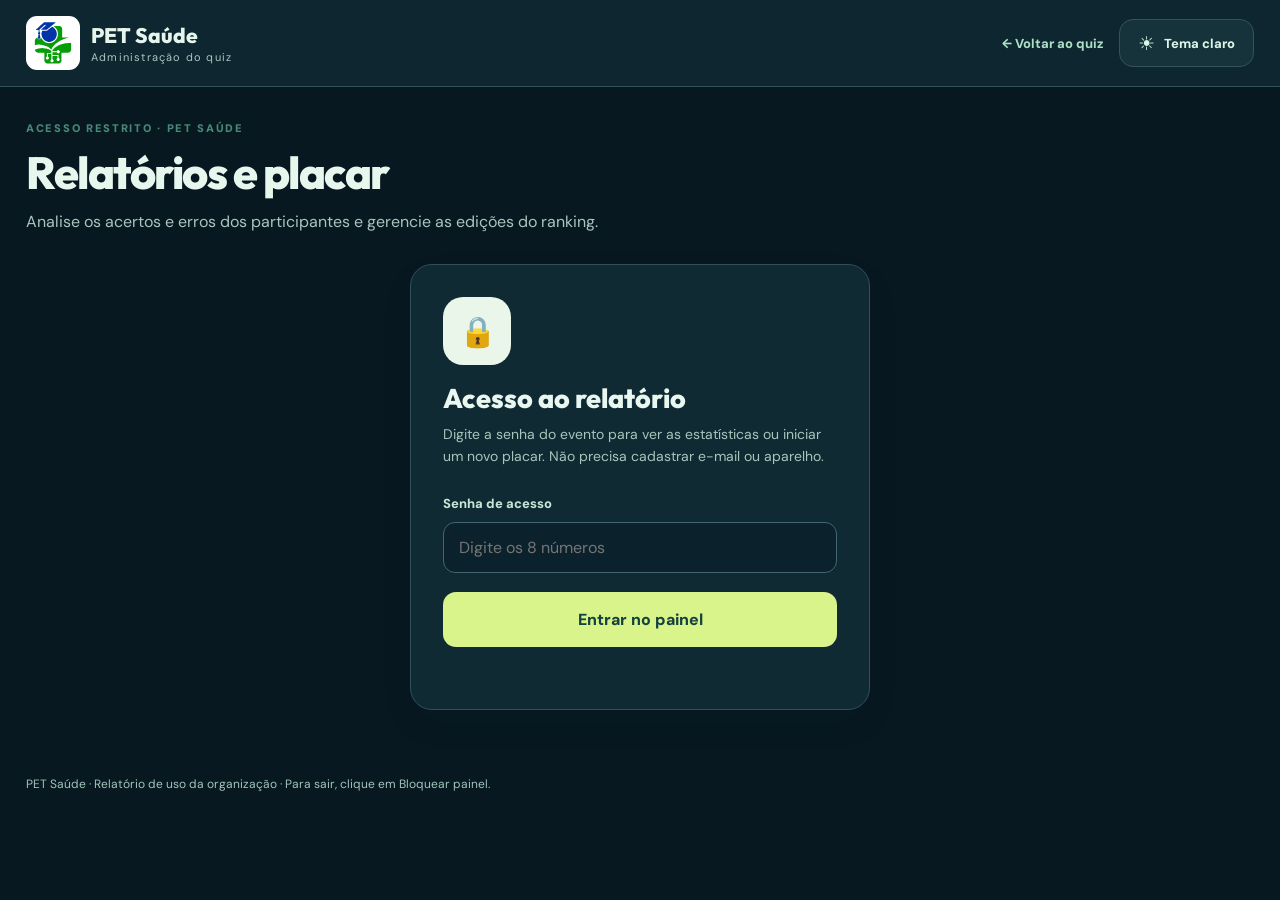
<file: admin.html>
<!doctype html>
<html lang="pt-BR" data-theme="dark">
<head>
  <meta charset="utf-8">
  <meta name="viewport" content="width=device-width, initial-scale=1">
  <meta name="theme-color" content="#091b22">
  <title>Administração e Relatórios | Quiz PET Saúde</title>
  <meta name="description" content="Painel restrito para relatório de erros e gestão do placar do Quiz PET Saúde.">
  <link rel="icon" href="assets/favicon.svg" type="image/svg+xml">
  <link rel="stylesheet" href="styles.css">
  <link rel="stylesheet" href="tablet.css">
  <link rel="stylesheet" href="admin.css">
  <script defer src="theme.js"></script>
  <script type="module" src="admin.js"></script>
</head>
<body class="admin-page">
  <header class="admin-header">
    <div class="admin-container admin-head-inner">
      <a href="./" class="admin-brand" aria-label="Voltar ao Quiz PET Saúde">
        <img src="assets/favicon.svg" alt="">
        <span><strong>PET Saúde</strong><small>Administração do quiz</small></span>
      </a>
      <nav aria-label="Navegação principal" class="admin-nav">
        <a class="admin-back" href="./">← Voltar ao quiz</a>
        <button class="theme-toggle" id="themeToggle" type="button" aria-label="Ativar tema claro">
          <span id="themeToggleIcon" aria-hidden="true">☀</span><span id="themeToggleLabel">Tema claro</span>
        </button>
      </nav>
    </div>
  </header>
  <main class="admin-container">
    <section class="admin-title">
      <div><p class="admin-eyebrow">ACESSO RESTRITO · PET SAÚDE</p><h1>Relatórios e placar</h1>
        <p>Analise os acertos e erros dos participantes e gerencie as edições do ranking.</p>
      </div>
    </section>

    <section id="loginArea" class="admin-login-card" aria-labelledby="loginTitle">
      <div class="admin-login-icon" aria-hidden="true">🔒</div>
      <h2 id="loginTitle">Acesso ao relatório</h2>
      <p>Digite a senha do evento para ver as estatísticas ou iniciar um novo placar. Não precisa cadastrar e-mail ou aparelho.</p>
      <form id="loginForm">
        <label for="adminPassword">Senha de acesso</label>
        <input id="adminPassword" type="password" inputmode="numeric" autocomplete="off" maxlength="8" minlength="8" pattern="[0-9]{8}" required placeholder="Digite os 8 números">
        <button id="loginButton" class="btn btn-primary" type="submit">Entrar no painel</button>
      </form>
      <p class="admin-error" id="loginMessage" role="alert" aria-live="polite"></p>
    </section>

    <section id="adminPanel" hidden>
      <div class="admin-session-bar">
        <p><span class="admin-connected-dot"></span> Painel do evento: <strong id="adminIdentity">—</strong></p>
        <button type="button" id="logoutButton" class="admin-quiet-btn">Bloquear painel</button>
      </div>
      <section class="admin-tools" aria-label="Ferramentas administrativas">
        <div class="admin-tool-heading">
          <div><h2>Desempenho dos participantes</h2><p>Respostas registradas a partir da ativação desta funcionalidade.</p></div>
          <span id="activeSessionLabel" class="admin-session-label">Carregando edição…</span>
        </div>
        <div class="admin-tool-controls">
          <label for="reportScope">Período do relatório
            <select id="reportScope">
              <option value="all">Todas as edições</option>
              <option value="current">Somente edição atual</option>
            </select>
          </label>
          <button id="refreshReport" type="button" class="admin-secondary-btn">↻ Atualizar dados</button>
          <button id="printReport" type="button" class="btn btn-primary" disabled>Gerar relatório em PDF</button>
          <button id="downloadCsv" type="button" class="admin-secondary-btn" disabled>Exportar CSV</button>
        </div>
        <p class="admin-info" id="loadMessage" role="status" aria-live="polite">Entre para visualizar os dados.</p>
      </section>

      <section class="report-paper" id="reportPaper" aria-labelledby="reportTitle">
        <div class="report-head">
          <div class="report-symbol"><img src="assets/logo-pet-vetorial.svg" alt="PET Saúde"></div>
          <div>
            <p class="report-eyebrow">RAÍZES DIGITAIS · LGPD E SUS</p>
            <h2 id="reportTitle">Relatório de desempenho</h2>
            <p id="reportMeta">Aguardando dados</p>
          </div>
        </div>
        <div class="admin-metrics">
          <div><small>PARTIDAS CONCLUÍDAS</small><strong id="metricAttempts">—</strong></div>
          <div><small>RESPOSTAS ANALISADAS</small><strong id="metricResponses">—</strong></div>
          <div><small>TAXA DE ACERTO</small><strong id="metricAccuracy">—</strong></div>
          <div><small>TAXA DE ERRO</small><strong id="metricError">—</strong></div>
          <div><small>IDADE MÉDIA</small><strong id="metricAverageAge">—</strong><small id="metricAgeCoverage">Aguardando dados de idade</small></div>
        </div>
        <div class="theme-metrics">
          <div><span>LGPD · TAXA DE ERRO</span><strong id="themeLgpd">—</strong><div class="metric-bar"><i id="barLgpd"></i></div><small id="detailLgpd">Aguardando respostas</small></div>
          <div><span>SUS · TAXA DE ERRO</span><strong id="themeSus">—</strong><div class="metric-bar"><i id="barSus"></i></div><small id="detailSus">Aguardando respostas</small></div>
        </div>
        <div class="report-section-title">
          <div><h3>Questões com maiores taxas de erro</h3><p>Ordenadas pelo percentual de erro, mostrando também a idade média de quem errou cada questão.</p></div>
        </div>
        <div class="admin-table-wrap">
          <table class="admin-table">
            <thead><tr><th>Questão</th><th>Tema</th><th>Respostas</th><th>Erros</th><th>Acertos</th><th>Taxa de erro</th><th>Idade média de quem errou</th></tr></thead>
            <tbody id="questionRows"><tr><td colspan="7" class="table-empty">Entre para gerar o relatório.</td></tr></tbody>
          </table>
        </div>
        <div class="report-methodology">
          <strong>Como interpretar</strong>
          <p>Taxa de erro = respostas incorretas ÷ respostas recebidas naquela pergunta × 100. Como as perguntas são sorteadas, cada uma pode ter quantidades diferentes de respostas.</p>
          <p>Os dados representam <strong>partidas realizadas no estande</strong>, não uma amostra estatisticamente representativa da população. Uma pessoa pode participar mais de uma vez.</p>
          <p>A idade média considera somente as partidas com idade informada. Os registros antigos sem idade são excluídos desse cálculo; uma pessoa pode jogar mais de uma vez.</p>
          <p>Partidas anteriores à implantação do registro por pergunta não podem ser reconstruídas a partir do ranking antigo. Resultados ainda não sincronizados do tablet não aparecem no relatório online.</p>
        </div>
      </section>

      <section class="reset-card" id="resetSection" aria-labelledby="resetTitle">
        <div class="reset-title"><span aria-hidden="true">↻</span><div><h2 id="resetTitle">Zerar placar</h2>
          <p>Inicia uma nova edição com Top 5 vazio. O histórico e os dados de desempenho continuam preservados para análise.</p></div>
        </div>
        <form id="resetForm">
          <label for="resetPhrase">Para confirmar, digite <strong>ZERAR</strong></label>
          <div class="reset-actions"><input id="resetPhrase" autocomplete="off" spellcheck="false" placeholder="Digite ZERAR" required><button id="resetButton" type="submit" class="reset-button" disabled>Iniciar novo placar</button></div>
          <p id="resetMessage" class="admin-info" role="status" aria-live="polite"></p>
        </form>
      </section>
    </section>
  </main>
  <footer class="admin-footer admin-container">PET Saúde · Relatório de uso da organização · Para sair, clique em Bloquear painel.</footer>
</body>
</html>
</file>
<file: styles.css>
@import url('https://fonts.googleapis.com/css2?family=DM+Sans:wght@400;500;600;700;800&family=Outfit:wght@400;500;600;700;800;900&display=swap');

:root {
  font-family: 'DM Sans', system-ui, -apple-system, BlinkMacSystemFont, 'Segoe UI', sans-serif;
  color: #123942;
  background: #edf3f1;
  font-synthesis: none;
  --ink: #113b42;
  --muted: #718387;
  --teal: #1d6868;
  --lime: #d9f48a;
  --line: #e2e9e8;
  --surface: #ffffff;
  --radius: 24px;
}
* { box-sizing: border-box; }
html { min-height: 100%; scroll-behavior: smooth; }
body { min-width: 320px; min-height: 100vh; margin: 0; position: relative; overflow-x: hidden; }
button, input { font: inherit; }
button { cursor: pointer; }
button:disabled { cursor: not-allowed; }
button:focus-visible, input:focus-visible, a:focus-visible { outline: 3px solid #b4dd60; outline-offset: 4px; }
a { color: inherit; text-decoration: none; }
.container { width: min(1168px, calc(100% - 64px)); margin-inline: auto; }
.ambient { position: fixed; z-index: -1; width: 420px; height: 420px; border-radius: 50%; pointer-events: none; filter: blur(92px); opacity: .34; }
.ambient-one { top: 50px; left: -235px; background: #d1edce; }
.ambient-two { bottom: -230px; right: -140px; background: #d5ebe4; }
.site-header { padding: 29px 0 31px; }
.header-inner, .brand, .header-label, .hero-metrics, .metric, .ranking-header, .ranking-footer, .steps, .quiz-meta, .quiz-player, .quiz-topline, .timer-info, .quiz-bottom, .result-actions { display: flex; align-items: center; }
.header-inner { justify-content: space-between; }
.brand { gap: 13px; }
.brand-icon { width: 48px; height: 48px; border-radius: 15px; background: var(--ink); color: white; display: grid; place-items: center; }
.brand-icon svg { width: 29px; height: 29px; }
.brand-copy { display: grid; line-height: 1.15; gap: 3px; }
.brand-copy strong { font-family: Outfit, sans-serif; font-size: 21px; font-weight: 800; letter-spacing: -.7px; }
.brand-copy small { font-size: 10px; font-weight: 800; letter-spacing: 2.5px; color: #6c7d82; }
.header-label { gap: 8px; padding: 10px 17px; border: 1px solid #dae5e1; border-radius: 100px; font-size: 12px; font-weight: 700; color: #52716d; background: #f8fbf9; }
.live-dot { width: 7px; height: 7px; background: #6ebd78; border-radius: 50%; box-shadow: 0 0 0 4px #e1f4e4; }
.view[hidden], [hidden] { display: none !important; }
.panel { border-radius: var(--radius); box-shadow: 0 20px 65px rgba(20, 57, 58, .045); }
.home-grid { display: grid; grid-template-columns: minmax(0, 1.35fr) minmax(335px, .86fr); align-items: stretch; gap: 22px; }
.hero { min-height: 595px; background: #123d43; color: #fff; padding: 51px 48px 38px; position: relative; overflow: hidden; isolation: isolate; }
.hero:after { content:''; width: 360px; height: 360px; border: 1px solid rgba(208,244,214,.10); border-radius: 50%; position: absolute; right: -260px; top: -100px; z-index: -1; }
.hero-glow { position: absolute; width: 370px; height: 370px; right: -240px; top: 175px; background: #2f8b81; opacity: .3; filter: blur(85px); z-index: -1; }
.hero-main { position: relative; z-index: 2; height: 100%; }
.eyebrow { display: flex; align-items: center; gap: 9px; font-size: 10px; letter-spacing: 2px; font-weight: 800; color: #bbdfd0; }
.eyebrow-line { background: var(--lime); width: 19px; height: 2px; display: inline-block; }
.hero-logo { margin-top: 34px; min-height: 91px; display: flex; align-items: center; }
.hero-logo img { max-width: min(260px, 100%); max-height: 106px; object-fit: contain; object-position: left; }
.illustrated-logo { display: flex; align-items: center; gap: 13px; }
.pet-mark { position: relative; width: 74px; height: 74px; }
.pet-mark i { width: 26px; height: 33px; position: absolute; left: 24px; top: 4px; border-radius: 40% 55% 45% 55%; background: #d9f48a; transform-origin: 13px 33px; }
.pet-mark i:nth-child(2) { transform: rotate(60deg); background: #89d4b5; }
.pet-mark i:nth-child(3) { transform: rotate(120deg); background: #b8e5c0; }
.pet-mark i:nth-child(4) { transform: rotate(180deg); background: #eaf9b5; }
.pet-mark i:nth-child(5) { transform: rotate(240deg); background: #96d6be; }
.pet-mark i:nth-child(6) { transform: rotate(300deg); background: #b7de89; }
.pet-mark span { position: absolute; left: 26px; top: 26px; width: 24px; height: 24px; background: #13434a; border-radius: 50%; display: grid; place-items: center; font-weight: 800; color: #fff; }
.pet-wordmark strong { display: block; font-family: Outfit, sans-serif; font-size: 25px; line-height: 1; font-weight: 800; letter-spacing: -.5px; }
.pet-wordmark strong span { font-weight: 500; color: #c7eea4; margin-left: 5px; }
.pet-wordmark small { display: block; margin-top: 7px; font-size: 10px; font-weight: 800; letter-spacing: 4px; opacity: .76; }
.hero h1, .stage-card h1, .question-title, .result-card h1 { font-family: Outfit, sans-serif; }
.hero h1 { margin: 24px 0 16px; font-size: clamp(39px, 4.4vw, 62px); line-height: 1.06; font-weight: 800; letter-spacing: -2.3px; }
.hero h1>span:first-child { color: var(--lime); }
.title-period { color: var(--lime); }
.hero-description { font-size: 14px; line-height: 1.8; max-width: 490px; margin: 0; color: #d0dfe0; }
.hero-metrics { margin-top: 29px; margin-bottom: 27px; gap: 15px; }
.metric { gap: 11px; min-width: 0; }
.metric-symbol { width: 37px; height: 37px; border: 1px solid #41646a; border-radius: 11px; display: grid; place-items: center; color: #d8f69c; font-size: 21px; flex-shrink: 0; }
.metric strong { display: block; font-size: 18px; font-family: Outfit, sans-serif; font-weight: 800; line-height: 1.2; }
.metric small { display: block; font-size: 10px; color: #a5c1c1; white-space: nowrap; }
.metric-divider { height: 31px; width: 1px; background: #396168; }
.btn { border: 0; min-height: 49px; padding: 12px 20px; font-weight: 800; border-radius: 13px; display: inline-flex; align-items: center; justify-content: center; gap: 14px; transition: transform .15s ease, background-color .15s ease, box-shadow .15s ease; }
.btn:hover:not(:disabled) { transform: translateY(-2px); }
.btn-primary { color: #16413e; background: var(--lime); }
.btn-primary:hover:not(:disabled) { background: #e6ffab; box-shadow: 0 10px 25px rgba(212,248,134,.17); }
.btn-large { width: min(315px, 100%); justify-content: space-between; padding-inline: 25px; min-height: 55px; font-size: 14px; }
.btn-large span, .btn-wide span { font-size: 22px; line-height: 1; }
.demo-notice { display: flex; align-items: baseline; gap: 6px; margin: 15px 0 0; font-size: 11px; color: #abc6c7; line-height: 1.6; }
.hero-pattern { position: absolute; width: 270px; height: 250px; right: -15px; top: 100px; opacity: .21; pointer-events: none; }
.pattern-ring { position: absolute; right: -75px; top: 0; width: 238px; height: 238px; border: 1.5px dashed #cbf0b8; border-radius: 50%; }
.pattern-cross { font-size: 130px; position: absolute; top: -50px; right: -22px; font-weight: 200; }
.pattern-spark { font-size: 55px; position: absolute; top: 102px; right: 140px; }
.ranking { background: var(--surface); padding: 33px 30px 25px; display: flex; flex-direction: column; border: 1px solid #e6edeb; }
.ranking-header { gap: 13px; }
.ranking-header-icon { width: 51px; height: 51px; border-radius: 15px; background: #f4f8de; display: grid; place-items: center; font-size: 24px; }
.overline { font-size: 10px; color: #7b9091; font-weight: 800; letter-spacing: 1.35px; }
.ranking h2 { font-family: Outfit, sans-serif; font-size: 25px; letter-spacing: -.6px; margin: 3px 0 0; color: #193f46; }
.rank-description { font-size: 12px; color: #819294; margin: 14px 0 24px; line-height: 1.6; }
.leaderboard-list { display: flex; flex-direction: column; gap: 10px; list-style: none; padding: 0; margin: 0; flex: 1; min-height: 315px; }
.leaderboard-list li { min-height: 55px; display: flex; align-items: center; gap: 12px; padding: 9px 12px; background: #f7faf9; border: 1px solid #edf1f0; border-radius: 13px; }
.leaderboard-list li:first-child:not(.empty-ranking) { background: #f5fae8; border-color: #e8f1c7; }
.rank-number { width: 28px; height: 28px; background: #e8eeed; border-radius: 9px; display: grid; place-items: center; font-weight: 800; font-size: 12px; color: #668080; flex: 0 0 auto; }
li:first-child .rank-number { background: #e0edb2; color: #536a27; }
.rank-avatar { background: #dae7e4; color: #316a6d; width: 36px; height: 36px; border-radius: 50%; display: grid; place-items: center; font-size: 14px; font-weight: 800; flex: 0 0 auto; }
.rank-name { flex: 1; font-size: 13px; font-weight: 800; color: #23454a; min-width: 0; overflow: hidden; text-overflow: ellipsis; white-space: nowrap; }
.rank-score { font-size: 13px; font-weight: 800; color: #255e5c; font-variant-numeric: tabular-nums; white-space: nowrap; }
.rank-score small { font-size: 9px; font-weight: 600; color: #8fa4a0; margin-left: 2px; }
.leaderboard-list li.empty-ranking { flex-direction: column; min-height: 250px; justify-content: center; color: #849995; text-align: center; gap: 10px; font-size: 13px; line-height: 1.7; background: #f8fbfa; }
.empty-trophy { font-size: 35px; filter: grayscale(1); opacity: .5; }
.ranking-footer { border-top: 1px solid #eef2f1; padding-top: 19px; margin-top: 18px; color: #7c918d; font-size: 10px; gap: 7px; }
.ranking-status-indicator { width: 7px; height: 7px; flex-shrink: 0; border-radius: 50%; background: #e6af62; }
.ranking-status-indicator.online { background: #69bb88; }
.text-button { border: 0; background: none; margin-left: auto; padding: 5px; color: #326a6c; font-weight: 700; font-size: 11px; }
.text-button:hover { text-decoration: underline; }
.how-it-works { margin: 25px 0 48px; display: flex; align-items: center; justify-content: space-between; gap: 26px; border: 1px solid #dde8e4; padding: 19px 25px; border-radius: 16px; background: #f4f8f6; }
.how-title { font-size: 10px; font-weight: 800; letter-spacing: 1.5px; white-space: nowrap; color: #65817e; }
.steps { gap: 19px; justify-content: flex-end; }
.step { font-size: 12px; font-weight: 700; color: #365b5b; display: flex; align-items: center; gap: 8px; }
.step-no { color: #86a3a2; font-weight: 800; font-size: 10px; }
.step-arrow { color: #9fb5b0; }
.site-footer { display: flex; align-items: center; justify-content: space-between; gap: 20px; padding: 0 0 24px; color: #819794; font-size: 11px; }

/* Name-entry stage */
.stage-card { max-width: 580px; margin: 12px auto 65px; background: white; padding: 28px 51px 50px; border: 1px solid #e6edeb; text-align: center; }
.back-button { display: block; border: none; background: transparent; padding: 5px 0; color: #53716f; font-size: 13px; font-weight: 700; }
.stage-icon { width: 65px; height: 65px; background: #e7f4d8; border-radius: 21px; margin: 16px auto 22px; display: grid; place-items: center; color: #3b8273; font-size: 40px; }
.stage-eyebrow { justify-content: center; color: #438275; }
.stage-card h1 { font-size: clamp(31px, 4vw, 39px); margin: 12px 0; letter-spacing: -1.3px; color: var(--ink); }
.stage-intro { color: var(--muted); font-size: 14px; margin: 0 0 32px; }
#playerForm { text-align: left; }
#playerForm label { display: block; font-weight: 800; font-size: 12px; margin-bottom: 10px; }
#playerName { display: block; width: 100%; border: 1px solid #d8e5e0; background: #f9fbfa; padding: 17px; border-radius: 12px; outline: none; font-size: 15px; color: var(--ink); }
#playerName:focus { border-color: #519c88; box-shadow: 0 0 0 3px #e0f1e9; }
.field-error { min-height: 18px; margin: 5px 0 14px; color: #b7484b; font-size: 12px; }
.rule-box { display: flex; align-items: flex-start; gap: 13px; padding: 19px; border-radius: 13px; background: #edf7f1; }
.rule-box > span { font-size: 22px; }
.rule-box p { margin: 0; color: #526f68; line-height: 1.65; font-size: 12px; }
.rule-box strong { color: #234f49; }
.btn-wide { width: 100%; justify-content: space-between; margin-top: 22px; padding-inline: 22px; min-height: 54px; }

/* Questions */
.quiz-wrap { max-width: 830px; margin: 0 auto 65px; }
.quiz-meta { justify-content: space-between; padding: 0 4px 17px; }
.quiz-player { gap: 10px; }
.avatar-icon { width: 39px; height: 39px; border-radius: 13px; color: #245c56; background: #d7ebdf; display: grid; place-items: center; }
.quiz-player small, .quiz-points>span { display: block; color: #79908b; font-size: 10px; font-weight: 800; letter-spacing: 1px; }
.quiz-player strong { display: block; font-size: 15px; margin-top: 3px; }
.quiz-points { text-align: right; }
.quiz-points strong { display: block; font-family: Outfit, sans-serif; color: var(--ink); font-size: 25px; font-variant-numeric: tabular-nums; }
.quiz-panel { background: white; border: 1px solid #e6edeb; padding: 34px 45px 30px; }
.quiz-topline { justify-content: space-between; }
.question-count { font-size: 13px; font-weight: 900; letter-spacing: .6px; color: #2a6463; }
.question-count-total { color: #a7b8b4; font-weight: 600; }
.question-type { font-size: 10px; letter-spacing: 1.2px; font-weight: 800; color: #588d78; background: #e9f4e9; border-radius: 100px; padding: 9px 14px; }
.progress-segments { display: grid; grid-template-columns: repeat(10, 1fr); gap: 6px; margin: 19px 0 38px; }
.progress-segments span { height: 5px; border-radius: 20px; background: #eaf0ed; }
.progress-segments span.current { background: #9fd56a; }
.progress-segments span.done { background: #2f8a73; }
.timer-area { margin-bottom: 32px; }
.timer-info { justify-content: space-between; margin-bottom: 11px; font-size: 12px; font-weight: 700; color: #66817a; }
.timer-number { color: #1e6b63; font-weight: 900; font-family: Outfit, sans-serif; font-size: 22px; font-variant-numeric: tabular-nums; }
.timer-number.urgent { color: #d45b53; }
.timer-track { width: 100%; height: 9px; background: #edf2f1; border-radius: 20px; overflow: hidden; }
.timer-bar { height: 100%; width: 100%; border-radius: inherit; background: linear-gradient(90deg,#2c8c79,#b5dc74); transition: width .06s linear; }
.timer-bar.urgent { background: #e76b5c; }
.question-title { color: #173e44; font-size: clamp(26px, 3.2vw, 37px); line-height: 1.25; letter-spacing: -1px; margin: 0 0 8px; min-height: 94px; }
.question-hint { color: #879c98; font-size: 13px; margin: 5px 0 25px; }
.answer-grid { display: grid; grid-template-columns: 1fr 1fr; gap: 13px; }
.answer-option { min-height: 85px; padding: 17px; display: flex; align-items: center; gap: 14px; border: 1.5px solid #e2ebe7; background: #f8fbfa; border-radius: 13px; text-align: left; color: #2a5050; font-size: 15px; font-weight: 700; transition: border .12s, background .12s, transform .12s; }
.answer-option:hover:not(:disabled) { background: #ecf6ef; border-color: #7bb89a; transform: translateY(-1px); }
.answer-key { flex-shrink: 0; display: grid; place-items: center; width: 34px; height: 34px; border-radius: 10px; background: white; border: 1px solid #e1ece7; font-weight: 900; color: #6c9185; }
.answer-option.correct { border-color: #5baf81; background: #e9f7ed; color: #247553; }
.answer-option.wrong { border-color: #df8b85; background: #fff0ee; color: #ad4a43; }
.answer-option:disabled { opacity: 1; }
.answer-option.dimmed { opacity: .55; }
.feedback { min-height: 39px; padding-top: 12px; font-weight: 800; font-size: 13px; color: #28805e; }
.feedback.bad { color: #be5a53; }
.quiz-bottom { margin-top: 22px; border-top: 1px solid #ecf0ef; padding-top: 18px; font-size: 10px; font-weight: 700; color: #91aaa2; justify-content: space-between; gap: 20px; }

/* Result */
.result-layout { display: grid; justify-content: center; margin: 0 0 60px; }
.result-card { width: min(720px, calc(100vw - 64px)); position: relative; overflow: hidden; background: white; padding: 38px 46px 42px; text-align: center; border: 1px solid #e4ede8; }
.result-confetti span { position: absolute; color: #a9d477; font-size: 28px; }
.result-confetti span:nth-child(1) { top: 35px; left: 15%; }
.result-confetti span:nth-child(2) { top: 100px; right: 13%; color: #81bbb0; }
.result-confetti span:nth-child(3) { top: 184px; left: 9%; color: #d7df7b; }
.result-medal { margin: 2px auto 18px; width: 87px; height: 87px; border-radius: 29px; display: grid; place-items: center; font-size: 50px; background: #f4f8e6; }
.result-card h1 { font-size: clamp(30px, 4vw, 41px); letter-spacing: -1.5px; margin: 13px 0 7px; }
.result-card h1 span { color: #2f8b75; }
.result-copy { margin: 0; color: #829790; font-size: 13px; }
.score-result { display: grid; justify-items: center; margin: 28px auto 22px; padding: 24px; background: #123f44; border-radius: 18px; color: white; }
.score-result div { font-size: 11px; color: #c8e8d7; letter-spacing: 1.6px; font-weight: 800; }
.score-result strong { font-family: Outfit, sans-serif; color: var(--lime); font-size: clamp(50px, 9vw, 71px); line-height: 1.2; letter-spacing: -2px; font-variant-numeric: tabular-nums; }
.score-result small { font-size: 12px; color: #c9dcd7; }
.result-stats { display: grid; grid-template-columns: repeat(3, 1fr); gap: 10px; }
.result-stats>div { display: grid; gap: 4px; padding: 14px 5px; background: #f4f8f6; border-radius: 13px; }
.result-stats strong { font-family: Outfit,sans-serif; font-size: 23px; color: #2b665e; }
.result-stats small { color: #889b96; font-size: 11px; }
.save-message { min-height: 18px; color: #738f86; font-size: 12px; line-height: 1.5; }
.result-actions { justify-content: center; flex-wrap: wrap; gap: 12px; margin-top: 20px; }
.btn-outline { background: white; border: 1px solid #cfded6; color: #31675d; }
.btn-outline:hover { background: #f4f8f6; }

@media (max-width: 980px) {
  .container { width: min(100% - 36px, 780px); }
  .home-grid { grid-template-columns: 1fr; }
  .hero { min-height: auto; padding: 43px 40px; }
  .ranking { min-height: auto; }
  .leaderboard-list { min-height: 120px; }
  .how-it-works { flex-wrap: wrap; justify-content: center; }
  .steps { flex-wrap: wrap; justify-content: center; }
}
@media (max-width: 600px) {
  :root { --radius: 19px; }
  .container { width: calc(100% - 28px); }
  .site-header { padding: 17px 0 20px; }
  .brand-icon { width: 40px; height: 40px; border-radius: 12px; }
  .brand-icon svg { width: 25px; height: 25px; }
  .brand-copy strong { font-size: 18px; }
  .brand-copy small { font-size: 9px; }
  .header-label { padding: 8px 10px; font-size: 10px; }
  .hero { padding: 31px 24px 30px; }
  .hero-logo { margin-top: 27px; min-height: 74px; }
  .pet-mark { transform: scale(.72); transform-origin: left center; margin-right: -17px; }
  .pet-wordmark strong { font-size: 22px; }
  .hero h1 { font-size: clamp(38px, 10.2vw, 52px); margin-top: 17px; letter-spacing: -1.6px; }
  .hero-description { font-size: 13px; }
  .hero-metrics { gap: 9px; }
  .metric { gap: 6px; }
  .metric-symbol { width: 27px; height: 30px; font-size: 16px; border-radius: 7px; }
  .metric strong { font-size: 15px; }
  .metric small { font-size: 9px; }
  .metric-divider { height: 25px; }
  .btn-large { width: 100%; }
  .ranking { padding: 27px 20px 21px; }
  .ranking h2 { font-size: 23px; }
  .how-it-works { margin: 17px 0 31px; padding: 20px; }
  .how-title { width: 100%; text-align: center; }
  .steps { align-items: flex-start; gap: 8px; }
  .step { flex: 1 1 30%; font-size: 10px; display: block; text-align: center; line-height: 1.5; }
  .step-no { display: block; margin-bottom: 5px; }
  .step-arrow { display: none; }
  .site-footer { padding-bottom: 20px; gap: 10px; font-size: 10px; }
  .stage-card { padding: 23px 23px 32px; }
  .quiz-wrap { margin-bottom: 45px; }
  .quiz-panel { padding: 25px 19px 20px; }
  .progress-segments { margin-bottom: 27px; }
  .timer-area { margin-bottom: 26px; }
  .question-title { min-height: 90px; font-size: 26px; }
  .answer-grid { gap: 10px; }
  .answer-option { min-height: 79px; font-size: 13px; padding: 12px; gap: 8px; }
  .answer-key { width: 29px; height: 29px; border-radius: 8px; font-size: 12px; }
  .quiz-bottom { font-size: 9px; }
  .result-card { width: calc(100vw - 28px); padding: 28px 21px; }
  .result-stats strong { font-size: 21px; }
  .result-actions .btn { flex: 1; font-size: 12px; }
}
@media (max-width: 370px) {
  .hero-metrics { flex-wrap: wrap; }
  .metric-divider { display: none; }
  .answer-grid { grid-template-columns: 1fr; }
  .answer-option { min-height: 62px; }
}
@media (prefers-reduced-motion: reduce) { *, *::after, *::before { scroll-behavior: auto !important; transition-duration: .01ms !important; animation-duration: .01ms !important; } }


/* Feira: leitura curta após a resposta, sem cronômetro correndo */
.explanation-box {
  padding: 15px 19px;
  margin-top: 5px;
  margin-bottom: 14px;
  border: 1px solid #d7e9dc;
  border-radius: 14px;
  background: #f1f9f1;
  text-align: left;
}
.explanation-label {
  color: #37806a;
  font-size: 10px;
  font-weight: 900;
  letter-spacing: 1.1px;
  margin-bottom: 7px;
}
.explanation-box p {
  color: #335b53;
  line-height: 1.55;
  font-size: 14px;
  font-weight: 600;
  margin: 0;
}
.next-question { width: 100%; min-height: 58px; justify-content: center; margin-top: 6px; font-size: 15px; }
.next-question[hidden], .explanation-box[hidden] { display: none !important; }
.auto-reset { color: #8aa098; font-size: 11px; margin: 0; }

/* Tablet de feira: áreas de toque maiores e tipografia legível */
@media (min-width: 700px) and (pointer: coarse) {
  .btn { min-height: 60px; font-size: 16px; }
  .btn-large { min-height: 68px; font-size: 17px; }
  .answer-option { min-height: 105px; font-size: 18px; }
  .answer-key { width: 43px; height: 43px; font-size: 16px; }
  .question-title { font-size: clamp(30px, 3.5vw, 41px); }
  .explanation-box p { font-size: 17px; }
  .next-question { min-height: 66px; }
}
@media (max-width: 600px) {
  .explanation-box { padding: 14px; }
  .explanation-box p { font-size: 13px; }
  .next-question { min-height: 58px; }
}


/* Imagem original do PET Saúde enviada pela organização. A foto tem fundo
   claro; apresentação sobre placa branca para manter a marca legível. */
.hero-logo img {
  width: auto;
  height: 136px;
  max-height: 136px;
  max-width: min(280px, 100%);
  background: #ffffff;
  object-fit: contain;
  object-position: center;
  border-radius: 13px;
  padding: 7px;
  box-shadow: 0 10px 30px rgba(3, 30, 32, .13);
}
@media (max-width: 600px) {
  .hero-logo img { height: 116px; max-height: 116px; padding: 5px; border-radius: 10px; }
}


/* PWA: botão de instalação sempre visível no navegador, oculto no app instalado */
.hero-actions {
  display: flex;
  align-items: stretch;
  flex-wrap: wrap;
  gap: 12px;
}
.hero-actions .btn-large {
  width: min(285px, 100%);
  flex: 1 1 230px;
}
.btn-install {
  flex: 1 1 170px;
  min-height: 55px;
  border: 1px solid rgba(218, 245, 196, .45);
  color: #f6ffec;
  background: rgba(178, 225, 159, .09);
  white-space: nowrap;
  font-size: 13px;
  padding: 10px 16px;
  gap: 9px;
}
.btn-install:hover:not(:disabled) {
  background: rgba(178, 225, 159, .18);
  border-color: #d9f48a;
}
.install-button-icon {
  font-size: 21px;
  line-height: 1;
  font-weight: 800;
  color: #d9f48a;
}
#installAppButton[hidden] { display: none !important; }
.install-status {
  min-height: 0;
  margin: 0;
  font-size: 11px;
  line-height: 1.5;
  color: #cfeab4;
}
.install-status:not(:empty) { margin-top: 9px; }

/* Instruções de instalação quando o navegador não oferece prompt automático */
.install-dialog {
  width: min(92vw, 480px);
  max-height: 90dvh;
  overflow-y: auto;
  margin: auto;
  padding: 28px;
  border-radius: 22px;
  border: 1px solid #dbe8e0;
  background: #ffffff;
  color: #214a4b;
  box-shadow: 0 24px 90px rgba(8, 40, 41, .28);
}
.install-dialog::backdrop {
  background: rgba(9, 33, 37, .64);
  backdrop-filter: blur(3px);
}
.install-dialog-heading {
  display: flex;
  justify-content: space-between;
  align-items: center;
  margin-bottom: 18px;
}
.install-dialog-icon {
  width: 54px;
  height: 54px;
  border-radius: 16px;
  display: grid;
  place-items: center;
  font-size: 28px;
  font-weight: 800;
  color: #2a6c58;
  background: #e4f5d3;
}
.install-dialog-close {
  width: 39px;
  height: 39px;
  border: 0;
  border-radius: 50%;
  background: #f0f5f1;
  color: #466962;
  font-weight: 800;
  font-size: 16px;
}
.install-dialog h2 {
  font-family: Outfit, sans-serif;
  font-size: 27px;
  letter-spacing: -.7px;
  margin: 0 0 9px;
  color: #143d44;
}
.install-dialog p { margin: 0; font-size: 14px; line-height: 1.65; color: #69817b; }
.install-dialog ol {
  counter-reset: list;
  display: grid;
  gap: 13px;
  padding-left: 23px;
  margin: 23px 0;
}
.install-dialog li {
  padding-left: 5px;
  color: #365f5a;
  font-size: 14px;
  line-height: 1.65;
  font-weight: 600;
}
.install-dialog li::marker { color: #468876; font-weight: 900; }
.install-dialog .install-dialog-foot {
  background: #f3f9ed;
  padding: 14px;
  border-radius: 11px;
  color: #52735b;
  font-size: 12px;
}
.install-dialog-done { width: 100%; min-height: 52px; margin-top: 20px; }

@media (max-width: 600px) {
  .hero-actions { flex-direction: column; }
  .hero-actions .btn,
  .hero-actions .btn-large {
    width: 100%;
    min-height: 54px;
    flex: none;
  }
  .install-dialog { padding: 22px; }
}
@media (min-width: 700px) and (pointer: coarse) {
  .btn-install { min-height: 68px; font-size: 16px; }
  .install-dialog li { font-size: 17px; }
  .install-dialog-done { min-height: 62px; font-size: 17px; }
}
</file>
<file: tablet.css>
/* PET Saúde — Experiência de feira (tablet / acessibilidade / tema escuro).
   Mantém o CSS original como base e permite voltar ao tema claro. */
:root {
  --experience-accent: #83d6a8;
  --experience-surface: #ffffff;
  --experience-border: #d9e7e2;
  --experience-text: #173f44;
  --experience-muted: #687f7b;
}
body { min-height:100dvh; }
.theme-toggle {
  display: inline-flex; align-items: center; justify-content: center; gap: 9px;
  min-height: 48px; padding: 10px 18px; border-radius: 14px;
  background: #ffffff; color: #204e4c; font-weight: 800;
  font-size: 13px; border: 1px solid #d7e6df;
}
.theme-toggle:hover { background: #edf6ee; }
.theme-toggle span:first-child { font-size: 19px; line-height: 1; }
.theme-toggle:focus-visible { outline: 3px solid #6db89b; outline-offset: 3px; }
.brand-icon { overflow: hidden; background: #fff; border:1px solid #dcece4; }
.brand-icon img { width: 49px; height: 49px; max-width: none; object-fit: cover; transform: scale(1.55); }
.brand-copy small { letter-spacing: 1.7px; }
.hero-logo img { min-height: 104px; max-height: 128px; height: 128px; width: auto; }
.hero h1 { font-size:clamp(44px, 4.7vw, 65px); line-height:1.08; }
.ranking .rank-name { font-size: 15px; }
.ranking .rank-score { font-size: 16px; }
.site-footer { font-size: 12px; flex-wrap:wrap; }

/* Use toda a área do tablet durante o jogo, como solicitado. */
body.is-quiz .site-header,
body.is-quiz .site-footer,
body.is-result .site-header,
body.is-result .site-footer { display: none !important; }
body.is-quiz > main.container, body.is-result > main.container {
  width: 100%;
  max-width: none;
  margin: 0;
  padding: max(8px, env(safe-area-inset-top))
           max(8px, env(safe-area-inset-right))
           max(8px, env(safe-area-inset-bottom))
           max(8px, env(safe-area-inset-left));
  min-height: 100dvh;
}
body.is-quiz #quizView { min-height: calc(100dvh - 16px); }
body.is-quiz .quiz-wrap {
  max-width: none; width:100%; margin:0; display:flex; flex-direction:column;
  gap:10px; min-height:calc(100dvh - 16px);
}
.quiz-meta {
  display: grid; grid-template-columns:minmax(0,1fr) auto minmax(110px, auto);
  align-items: center; column-gap:clamp(12px,2vw,32px);
  padding: 6px clamp(10px,2.3vw,36px);
  min-height: 74px;
}
.quiz-player { min-width: 0; }
.quiz-player-name { min-width:0; }
.quiz-player strong {
  font-size:clamp(19px,2.1vw,27px); max-width:100%; overflow:hidden;
  text-overflow:ellipsis; white-space:nowrap; line-height:1.25;
}
.quiz-player small, .quiz-points>span {
  font-size: clamp(10px,1vw,13px); letter-spacing:1px;
}
.avatar-icon { width:52px; height:52px; border-radius:15px; font-size:26px; flex-shrink:0; }
.quiz-brand {
  border-radius:14px; background:white; border: 1px solid #e4efea;
  width:112px; height:70px; display:grid; place-items:center;
  padding:3px 11px; overflow:hidden;
}
.quiz-brand img { display:block; width:100%; height:100%; object-fit:contain; }
.quiz-points strong { font-size:clamp(28px,3.3vw,44px); }
body.is-quiz .quiz-panel {
  flex:1; width:100%; margin:0; min-height: 0; overflow:visible;
  display:flex; flex-direction:column;
  padding:clamp(22px,3.3vw,55px) clamp(22px,5vw,80px);
  border-radius:clamp(20px,2.4vw,32px);
}
.quiz-topline { min-height: 37px; }
.question-count { font-size:clamp(16px,1.5vw,23px); }
.question-type {
  font-size: clamp(11px,1.1vw,16px);
  padding: 10px clamp(12px,1.5vw,22px);
}
.progress-segments { margin:clamp(12px,2.1vh,24px) 0 clamp(20px,4vh,45px); gap:8px; }
.progress-segments span { height:8px; }
.question-title {
  font-size:clamp(32px,4.0vw,64px);
  line-height:1.18;
  letter-spacing:-.025em; min-height: 0;
  margin: clamp(8px,2vh,24px) 0 clamp(22px,3.5vh,36px);
  text-wrap:balance;
}
.answer-grid { gap:clamp(12px,1.8vw,22px); margin-top:auto; }
.answer-option {
  min-height: clamp(112px,16vh,180px);
  font-size:clamp(23px,2.3vw,34px);
  line-height:1.3;
  padding: clamp(18px,2.3vw,34px);
  gap:clamp(14px,1.7vw,24px);
  border-width:2px;
  border-radius:20px;
  overflow-wrap:anywhere;
}
.answer-key { width:clamp(48px,4.2vw,65px); height:clamp(48px,4.2vw,65px); flex-shrink:0; font-size:clamp(20px,2vw,30px); border-radius:14px; }
.feedback { font-size:clamp(17px,1.7vw,25px); min-height:0; }
.explanation-box { padding:clamp(16px,2vw,26px); margin-top:5px; margin-bottom:10px; }
.explanation-box .explanation-label { font-size:clamp(12px,1.2vw,16px); margin-bottom:8px; }
.explanation-box p { font-size:clamp(18px,1.7vw,25px); line-height:1.45; }
.next-question { min-height:clamp(62px,8vh,80px); font-size:clamp(18px,1.8vw,26px); }
body.answer-revealed .answer-option { min-height:clamp(72px,10vh,120px); padding:clamp(12px,1.7vw,20px); }
body.answer-revealed .question-title { margin:6px 0 15px; font-size:clamp(27px,3vw,46px); }
body.answer-revealed .progress-segments { margin:12px 0 20px; }
body.is-result .result-layout { margin:0; width:100%; min-height:calc(100dvh - 16px); align-items:center; }
body.is-result .result-card { width:min(920px,100%); padding:clamp(22px,3vw,45px); margin:auto; }
body.is-result .result-card h1 { font-size:clamp(32px,4vw,54px); }
body.is-result .result-stats strong { font-size:clamp(26px,3vw,38px); }

/* Contrastante e com menor emissão de luz para tablets OLED. */
html[data-theme="dark"] { color-scheme:dark; --ink:#e5f5f2; --muted:#9eb8b9; --surface:#112a34; --line:#26454d; }
html[data-theme="dark"] body { color:#e9f5f2; background:#071820; }
html[data-theme="dark"] .ambient-one { background:#0c5945; opacity:.24; }
html[data-theme="dark"] .ambient-two { background:#195476; opacity:.25; }
html[data-theme="dark"] .brand-copy strong {color:#e7f5ef}
html[data-theme="dark"] .brand-copy small {color:#92bbad}
html[data-theme="dark"] .theme-toggle { background:#16333b; color:#dbf6e8; border-color:#35535b; }
html[data-theme="dark"] .theme-toggle:hover { background:#204751; }
html[data-theme="dark"] .hero {
  background:radial-gradient(circle at 95% 3%,rgba(41,135,99,.28),transparent 44%), #0d303b;
  border:1px solid #28515c;
}
html[data-theme="dark"] .hero-description {color:#c0d6d2}
html[data-theme="dark"] .panel,
html[data-theme="dark"] .ranking,
html[data-theme="dark"] .stage-card,
html[data-theme="dark"] .quiz-panel,
html[data-theme="dark"] .result-card { background:#112831; border-color:#2e4c53; color:#ecf8f4; }
html[data-theme="dark"] .hero { background:radial-gradient(circle at 95% 3%,rgba(41,135,99,.28),transparent 44%),#0d303b; }
html[data-theme="dark"] .ranking h2,
html[data-theme="dark"] .stage-card h1,
html[data-theme="dark"] .question-title,
html[data-theme="dark"] .result-card h1 { color:#eefbf5; }
html[data-theme="dark"] .ranking .rank-description,
html[data-theme="dark"] .result-copy,
html[data-theme="dark"] .stage-intro { color:#adc7c4; }
html[data-theme="dark"] .ranking-header-icon {background:#264336}
html[data-theme="dark"] .leaderboard-list li {background:#173640;border-color:#32535b}
html[data-theme="dark"] .leaderboard-list li:first-child:not(.empty-ranking) {background:#233e36;border-color:#52735f}
html[data-theme="dark"] .leaderboard-list li.empty-ranking {background:#173640;color:#b2cecc}
html[data-theme="dark"] .rank-number { background:#294b55;color:#d7eeea; }
html[data-theme="dark"] .rank-avatar {background:#34595e;color:#eafff6}
html[data-theme="dark"] .rank-name {color:#ecf8f4}
html[data-theme="dark"] .rank-score {color:#aee4bd}
html[data-theme="dark"] .ranking-footer {border-color:#31515a;color:#aac8c4}
html[data-theme="dark"] .text-button {color:#b2dfbb}
html[data-theme="dark"] .how-it-works {background:#122e35;border-color:#355058}
html[data-theme="dark"] .step,
html[data-theme="dark"] .how-title {color:#d0e7e1}
html[data-theme="dark"] .site-footer {color:#9ab8b1}
html[data-theme="dark"] .rule-box {background:#183e37;color:#d9f3e9}
html[data-theme="dark"] .rule-box p,
html[data-theme="dark"] .rule-box strong {color:#d5eee5}
html[data-theme="dark"] #playerForm label {color:#e6f5ef}
html[data-theme="dark"] #playerName {background:#102530;border-color:#44636c;color:#effbf6}
html[data-theme="dark"] #playerName::placeholder {color:#90a9a9}
html[data-theme="dark"] .back-button {color:#bde7d7}
html[data-theme="dark"] .quiz-player small,
html[data-theme="dark"] .quiz-points>span {color:#a5c9bf}
html[data-theme="dark"] .quiz-points strong {color:#e5f7ef}
html[data-theme="dark"] .avatar-icon {background:#234c40;color:#bbefd2}
html[data-theme="dark"] .question-count {color:#a9e8c3}
html[data-theme="dark"] .question-count-total {color:#819fa2}
html[data-theme="dark"] .question-type {background:#244537;color:#b9efd0}
html[data-theme="dark"] .progress-segments span {background:#29454e}
html[data-theme="dark"] .progress-segments span.done {background:#5bb497}
html[data-theme="dark"] .progress-segments span.current {background:#d5f196}
html[data-theme="dark"] .answer-option {background:#16333f;border-color:#375a64;color:#f0faf7}
html[data-theme="dark"] .answer-option:hover:not(:disabled) {background:#205041;border-color:#83d6a8}
html[data-theme="dark"] .answer-key {background:#244450;border-color:#45616a;color:#ebf7f3}
html[data-theme="dark"] .answer-option.correct {background:#194a3d;border-color:#68ca93;color:#d8fce7}
html[data-theme="dark"] .answer-option.wrong {background:#4d2830;border-color:#d48685;color:#ffe4e2}
html[data-theme="dark"] .feedback {color:#b9f0cc}
html[data-theme="dark"] .feedback.bad {color:#ffbdb7}
html[data-theme="dark"] .explanation-box {background:#163d37;border-color:#42715d}
html[data-theme="dark"] .explanation-label {color:#a8f0c7}
html[data-theme="dark"] .explanation-box p {color:#e2f7e9}
html[data-theme="dark"] .score-result {background:#08232c}
html[data-theme="dark"] .result-stats > div {background:#1b3941}
html[data-theme="dark"] .result-stats strong {color:#c5f1d0}
html[data-theme="dark"] .result-stats small,
html[data-theme="dark"] .save-message,
html[data-theme="dark"] .auto-reset {color:#afc9c4}
html[data-theme="dark"] .btn-outline {background:#1c3a43;color:#e9f9ed;border-color:#58736f}
html[data-theme="dark"] .btn-outline:hover {background:#27545b}
html[data-theme="dark"] .install-dialog {background:#102731;color:#e9faf2;border-color:#45656a}
html[data-theme="dark"] .install-dialog h2 {color:#e5f8f1}
html[data-theme="dark"] .install-dialog p,
html[data-theme="dark"] .install-dialog li {color:#c1ded7}
html[data-theme="dark"] .install-dialog-foot {background:#193f36;color:#c3e8d4}
html[data-theme="dark"] .install-dialog-close {background:#284954;color:#e7f3ef}
html[data-theme="dark"] .btn-install {border-color:#79bba0;color:#efffec}
html[data-theme="dark"] .rank-score small {color:#9db8af}

/* Faixas estreitas e tablets em retrato. */
@media (max-width: 820px) {
  .quiz-meta { grid-template-columns:minmax(0,1fr) auto auto; column-gap:10px; }
  .quiz-brand {width:76px;height:62px;padding:3px;}
  .quiz-player strong {font-size:clamp(17px,2.4vw,24px)}
  .quiz-points strong {font-size:clamp(25px,3vw,34px)}
  .quiz-panel {padding:24px;}
  .answer-option {font-size:clamp(20px,2.7vw,26px);min-height:118px;padding:18px;}
  .answer-key {width:45px;height:45px;font-size:20px;}
  .question-title {font-size:clamp(28px,4.4vw,42px);}
}
@media (max-width: 600px) {
  .site-header {padding:16px 0 19px}
  .brand-icon {width:42px;height:42px}
  .brand-icon img {width:42px;height:42px}
  .theme-toggle {padding:8px 10px;min-height:42px}
  .theme-toggle span:last-child {display:none}
  .hero h1 {font-size:clamp(39px,9vw,50px)}
  .hero-logo img {height:115px;max-height:115px}
  body.is-quiz .quiz-panel {padding:18px 15px;border-radius:17px}
  .quiz-meta {padding:4px;min-height:60px}
  .quiz-brand {width:53px;height:52px}
  .avatar-icon {width:42px;height:42px;font-size:20px}
  .quiz-player strong {font-size:17px}
  .quiz-player small,.quiz-points>span {font-size:9px}
  .quiz-points strong {font-size:25px}
  .question-count {font-size:15px}
  .question-type {font-size:10px;padding:8px 11px}
  .progress-segments {margin:14px 0 20px;gap:4px}
  .progress-segments span {height:6px}
  .question-title {font-size:clamp(27px,6.6vw,35px);margin:12px 0 20px}
  .answer-grid {gap:10px}
  .answer-option {font-size:clamp(18px,5vw,23px);min-height:100px;padding:13px;gap:10px;border-radius:13px}
  .answer-key {width:38px;height:38px;font-size:17px;border-radius:10px}
  .answer-grid.multiple {grid-template-columns:1fr}
  .answer-grid.multiple .answer-option {min-height:70px}
  body.answer-revealed .answer-option {min-height:62px;padding:10px}
  body.answer-revealed .question-title {font-size:clamp(24px,5.5vw,30px)}
  .explanation-box p {font-size:17px}
  .next-question {min-height:58px;font-size:18px}
}
@media (max-height: 700px) and (min-width: 700px) {
  .quiz-meta { min-height:55px }
  .quiz-brand {height:52px;width:82px}
  .avatar-icon {height:44px;width:44px}
  body.is-quiz .quiz-panel { padding:18px 3vw }
  .progress-segments {margin:12px 0 15px}
  .question-title {font-size:clamp(28px,3.4vw,46px);margin:5px 0 17px}
  .answer-option {min-height:93px;font-size:clamp(20px,2vw,27px);padding:16px}
  body.answer-revealed .answer-option {min-height:70px}
  .next-question {min-height:55px}
}

/* Símbolo PET Saúde enviado em .ico, adaptado para favicon vetorial. */
.brand-icon img { width: 100%; height: 100%; transform: none; object-fit: contain; padding: 3px; }
@media (max-width: 600px) { .brand-icon img { width: 100%; height: 100%; } }


/* Acesso às ferramentas de gestão a partir da tela do ranking. */
.ranking-admin-tools {
  display:grid;
  grid-template-columns: 1fr 1fr;
  gap:10px;
  margin-top:13px;
}
.ranking-admin-link {
  display:flex;
  align-items:center;
  justify-content:center;
  gap:8px;
  min-height:49px;
  padding:10px;
  background:#f1f8f2;
  border:1px solid #d9e9db;
  border-radius:12px;
  text-align:center;
  font-size:13px;
  font-weight:800;
  color:#316b5c;
  text-decoration:none;
}
.ranking-admin-link:hover { background:#e4f4e9; border-color:#80b79d; }
.ranking-admin-link span {font-size:19px;}
html[data-theme="dark"] .ranking-admin-link {
  background:#1b3f3b;
  border-color:#365f5a;
  color:#c6f0d4;
}
html[data-theme="dark"] .ranking-admin-link:hover {background:#225348;}
@media(max-width:420px) {
  .ranking-admin-tools{grid-template-columns:1fr;}
}

/* Cadastro: idade abre teclado numérico e mantém leitura confortável no tablet. */
#playerAge {
  display:block;
  width:100%;
  min-height:59px;
  padding:15px 17px;
  border:1px solid #d8e5e0;
  background:#f9fbfa;
  color:var(--ink);
  border-radius:12px;
  outline:none;
  font-size:clamp(20px,2.2vw,27px);
  font-variant-numeric:tabular-nums;
}
#playerAge:focus { border-color:#519c88; box-shadow:0 0 0 3px #e0f1e9; }
#playerForm label[for="playerAge"] { font-size:clamp(14px,1.6vw,18px); margin-top:12px; }
#playerForm .age-hint {font-size:12px;line-height:1.5;color:#718f82;margin:8px 0 0;}
html[data-theme="dark"] #playerAge {background:#102530;border-color:#44636c;color:#effbf6;}
html[data-theme="dark"] #playerAge::placeholder {color:#90a9a9;}
html[data-theme="dark"] #playerForm .age-hint {color:#afccc0;}
@media(min-width:700px) and (pointer:coarse) {
  #playerAge {min-height:70px;font-size:26px;}
}


/* QR para participação pelo celular, totalmente local ao PWA. */
.btn-qr {
  min-height:55px;
  flex:1 1 205px;
  display:inline-flex;
  align-items:center;
  justify-content:center;
  gap:11px;
  border-radius:13px;
  border:1px solid #b7e4c4;
  padding:12px 18px;
  background:#dbf3e1;
  color:#194b40;
  font-size:15px;
  font-weight:850;
  white-space:normal;
  line-height:1.3;
}
.btn-qr:hover {background:#cbebd5;border-color:#80c99e;}
.btn-qr:focus-visible {outline:3px solid #7bc69e;outline-offset:3px;}
.qr-button-icon {font-size:28px;line-height:1;font-weight:900;}
html[data-theme="dark"] .btn-qr {background:#bcecd0;border-color:#c2f2d4;color:#174737;}
html[data-theme="dark"] .btn-qr:hover {background:#d4f7df;}
.qr-dialog {
  margin:auto;
  width:min(94vw,530px);
  max-height:94dvh;
  overflow-y:auto;
  padding:clamp(19px,3.5vw,34px);
  border:1px solid #dceee5;
  border-radius:24px;
  background:#fff;
  color:#193e3b;
  box-shadow:0 25px 80px rgba(0,0,0,.3);
  text-align:center;
}
.qr-dialog::backdrop {background:rgba(4,21,27,.78);backdrop-filter:blur(3px);}
.qr-dialog-heading {display:flex;align-items:center;justify-content:space-between;margin-bottom:6px;}
.qr-dialog-heading img {background:#f4f9f3;border-radius:12px;padding:4px;}
.qr-close {background:#e9f0ec;color:#305b4d;border:0;border-radius:12px;width:44px;height:44px;font-size:19px;font-weight:800;}
.qr-dialog h2 {font:800 clamp(25px,4vw,34px) Outfit,sans-serif;letter-spacing:-.5px;margin:6px 0 10px;color:#163f41;}
.qr-dialog p {color:#617e73;font-size:15px;line-height:1.55;margin:0;}
.qr-image {
  width:min(66vw,345px,46dvh);
  height:auto;
  aspect-ratio:1;
  margin:18px auto 12px;
  background:#fff;
  border:10px solid #fff;
  border-radius:12px;
  box-shadow:0 0 0 1px #d7e6df;
  overflow:hidden;
}
.qr-image svg {display:block;width:100%;height:100%;max-width:none;max-height:none;}
.qr-link {display:inline-block;color:#246f58;font-weight:800;font-size:clamp(14px,2vw,18px);text-decoration:underline;overflow-wrap:anywhere;}
.qr-actions {display:flex;gap:12px;margin:19px 0 8px;}
.qr-actions button {flex:1;min-height:52px;line-height:1.3;font-size:15px;border-radius:12px;}
.qr-copy-button {color:#24634c;border:1px solid #b6d6c3;background:#eef8f0;font-weight:850;}
.qr-copy-button:hover {background:#dbf1e1;}
.qr-dialog .qr-message {min-height:20px;font-weight:700;color:#23704d;}
.qr-dialog .qr-connectivity {font-size:12px;color:#6c867c;margin:5px 0 0;}
/* A janela do QR sempre permanece clara para leitura pela câmera. */
html[data-theme="dark"] .qr-dialog {background:#fff;color:#193e3b;}
html[data-theme="dark"] .qr-dialog h2 {color:#163f41;}
html[data-theme="dark"] .qr-dialog p {color:#617e73;}
html[data-theme="dark"] .qr-dialog .qr-connectivity {color:#6c867c;}
html[data-theme="dark"] .qr-dialog .qr-message {color:#23704d;}
.optional-label {font-weight:650;font-size:12px;color:#6a9485;}
html[data-theme="dark"] .optional-label {color:#a9d5c0;}
@media (max-width:600px) {
  .hero-actions .btn-qr {width:100%;min-height:55px;flex:none;}
  .qr-dialog {max-height:95dvh;padding:18px;border-radius:16px;}
  .qr-dialog h2 {font-size:25px;}
  .qr-image {width:min(74vw,280px,42dvh);margin:12px auto 10px;border-width:7px;}
  .qr-actions {gap:9px;margin-top:13px;}
  .qr-actions button {min-height:48px;}
}
@media (min-width:700px) and (pointer:coarse) {
  .btn-qr {min-height:68px;font-size:17px;}
}


/* Modo de tela cheia — controles só de interface, sem Firebase. */
.header-actions {
  display:flex;
  align-items:center;
  justify-content:flex-end;
  gap:10px;
  flex-wrap:wrap;
}
.fullscreen-toggle {
  display:inline-flex;
  align-items:center;
  justify-content:center;
  gap:9px;
  min-height:48px;
  padding:9px 16px;
  border:1px solid #c9e0d8;
  border-radius:14px;
  background:#e9f5ef;
  color:#245c4f;
  font-size:13px;
  font-weight:850;
  line-height:1.3;
  cursor:pointer;
  touch-action:manipulation;
}
.fullscreen-toggle:hover {background:#d6ede0;border-color:#9fcbb8;}
.fullscreen-toggle:focus-visible {outline:3px solid #78c69e;outline-offset:3px;}
.fullscreen-icon {font-size:24px;line-height:1;display:inline-block;min-width:23px;text-align:center;}
.fullscreen-toggle[aria-pressed="true"] {background:#d8eee5;border-color:#74b396;}
html[data-theme="dark"] .fullscreen-toggle {
  background:#193c3c;
  border-color:#3e7064;
  color:#d7f6e6;
}
html[data-theme="dark"] .fullscreen-toggle:hover {background:#255447;}
html[data-theme="dark"] .fullscreen-toggle[aria-pressed="true"] {background:#22594a;border-color:#7bc99c;}

.quiz-top-actions {
  display:flex;
  align-items:center;
  justify-content:flex-end;
  gap:clamp(9px,1.5vw,20px);
  min-width:0;
}
.fullscreen-toggle-quiz {
  flex:none;
  padding:7px;
  width:52px;
  height:52px;
  min-height:52px;
  border-radius:14px;
}
.fullscreen-toggle-quiz .fullscreen-icon {font-size:28px;}
.fullscreen-result-button {gap:8px;}
.fullscreen-result-button [data-fullscreen-icon] {font-size:24px;line-height:1;}

.fullscreen-status {
  position:fixed;
  left:50%;
  bottom:max(22px,env(safe-area-inset-bottom));
  transform:translateX(-50%);
  z-index:1000;
  max-width:min(90vw,560px);
  margin:0;
  padding:14px 18px;
  border:1px solid #89c7aa;
  border-radius:14px;
  box-shadow:0 12px 35px rgba(0,0,0,.2);
  background:#153d38;
  color:#f0fff5;
  font-size:14px;
  font-weight:700;
  line-height:1.5;
  text-align:center;
  pointer-events:none;
}
.fullscreen-status[hidden] {display:none!important;}
/* Faz o layout preencher o retângulo liberado pelo navegador. */
html:fullscreen, html:fullscreen body {
  width:100%;
  min-height:100%;
  margin:0;
}
html:fullscreen body.is-quiz,
html:fullscreen body.is-result {min-height:100dvh;}
html:fullscreen body.is-quiz > main.container,
html:fullscreen body.is-result > main.container {min-height:100dvh;}
@media (max-width:820px) {
  .fullscreen-toggle-quiz {width:45px;height:45px;min-height:45px;}
  .fullscreen-toggle-quiz .fullscreen-icon {font-size:24px;}
}
@media (max-width:600px) {
  .header-actions {gap:7px;flex-wrap:nowrap;}
  .header-actions .fullscreen-toggle {min-width:43px;min-height:43px;padding:6px 9px;}
  .header-actions .fullscreen-toggle [data-fullscreen-label] {display:none;}
  .header-actions .fullscreen-icon {font-size:22px;min-width:20px;}
  .quiz-top-actions {gap:6px;}
  .fullscreen-toggle-quiz {width:39px;height:39px;min-height:39px;padding:5px;border-radius:10px;}
  .fullscreen-toggle-quiz .fullscreen-icon {font-size:21px;}
  .fullscreen-result-button {font-size:14px;}
}
@media (min-width:700px) and (pointer:coarse) {
  .header-actions .fullscreen-toggle {min-height:58px;font-size:15px;}
  .fullscreen-toggle-quiz {width:55px;height:55px;min-height:55px;}
}


/* Ranking completo: todos os classificados aparecem em lista com rolagem.
   Não aumenta a altura do cartão indefinidamente no tablet. */
.ranking .rank-description {
  margin-bottom: 15px;
  font-size: 13px;
  line-height: 1.55;
}
.ranking .leaderboard-list {
  flex: 0 1 auto;
  min-height: 120px;
  max-height: clamp(310px, 56dvh, 680px);
  overflow-y: auto;
  overscroll-behavior: contain;
  scrollbar-width: thin;
  scrollbar-color: #82b8a3 transparent;
  padding-right: 6px;
  padding-bottom: 3px;
}
.ranking .leaderboard-list:focus-visible {
  outline: 3px solid #70bf94;
  outline-offset: 3px;
}
.ranking .leaderboard-list li {
  flex: 0 0 auto;
}
.ranking .leaderboard-list li.rank-podium {
  border-color: #d6e6bd;
}
.ranking .rank-number {
  width: 34px;
  min-width: 34px;
  font-variant-numeric: tabular-nums;
}
html[data-theme="dark"] .ranking .leaderboard-list {
  scrollbar-color: #4f8875 transparent;
}
html[data-theme="dark"] .ranking .leaderboard-list li.rank-podium {
  border-color: #4e7661;
}
@media (max-width: 600px) {
  .ranking .leaderboard-list {
    max-height: min(54dvh, 530px);
    min-height: 180px;
  }
  .ranking .rank-description { font-size: 12px; }
}
</file>
<file: admin.css>
/* Painel administrativo PET Saúde — responsivo, alto contraste e PDF */
.admin-page { background:#edf3f1; color:#193d43; min-height:100vh; }
.admin-container { max-width:1260px; width:calc(100% - 52px); margin-inline:auto; }
.admin-header { padding:16px 0; background:#fff; border-bottom:1px solid #dce7e4; }
.admin-head-inner,.admin-brand,.admin-nav,.admin-session-bar,.admin-tool-heading,.admin-tool-controls,.reset-title,.reset-actions { display:flex; align-items:center; gap:16px; }
.admin-head-inner { justify-content:space-between; }
.admin-brand { color:#1b4e4a; text-decoration:none; gap:11px; }
.admin-brand img {width:54px;height:54px;object-fit:contain;padding:4px;background:white;border-radius:11px;}
.admin-brand span {display:grid;gap:2px;}
.admin-brand strong {font:800 21px Outfit, sans-serif;}
.admin-brand small {font-size:11px;letter-spacing:1.2px;color:#778e85;}
.admin-nav {justify-content:flex-end;}
.admin-back {font-weight:800;font-size:13px;text-decoration:none;color:#257c6b;}
.admin-title {margin:34px 0 25px;}
.admin-eyebrow,.report-eyebrow {margin:0 0 9px;font-size:11px;letter-spacing:1.7px;font-weight:900;color:#488875;}
.admin-title h1 {font:800 clamp(30px,4vw,45px) Outfit,sans-serif;letter-spacing:-1.5px;margin:0 0 9px;}
.admin-title p:last-child {margin:0;color:#758e88;line-height:1.5;}
.admin-login-card,.admin-tools,.report-paper,.reset-card {background:#fff;border:1px solid #dce8e3;border-radius:22px;box-shadow:0 14px 40px rgba(26,57,52,.04);}
.admin-login-card {width:min(460px,100%);margin:30px auto 65px;padding:32px;text-align:left;}
.admin-login-icon {font-size:30px;width:68px;height:68px;display:grid;place-items:center;border-radius:20px;background:#e9f6e9;margin-bottom:16px;}
.admin-login-card h2 {font:800 27px Outfit,sans-serif;margin:0 0 8px;}
.admin-login-card>p {font-size:14px;line-height:1.6;color:#728b86;margin:0 0 23px;}
.admin-login-card form {display:grid;gap:10px;}
.admin-login-card label {font-size:13px;font-weight:800;margin-top:4px;}
.admin-login-card input,.admin-tool-controls select,.reset-actions input {width:100%;border:1px solid #d2e1db;border-radius:12px;background:#f8fbfa;color:#183f3f;min-height:51px;padding:11px 15px;font-size:16px;}
.admin-login-card form .btn {margin-top:9px;min-height:55px;width:100%;}
.admin-error {font-size:13px;color:#bd4343!important;min-height:17px;margin:13px 0 0!important;}
.admin-session-bar {justify-content:space-between;margin:0 0 14px;flex-wrap:wrap;}
.admin-session-bar p {margin:0;color:#5f8377;font-size:13px;}
.admin-session-bar strong {color:#285b52;}
.admin-connected-dot {width:8px;height:8px;background:#3cbf7c;border-radius:50%;display:inline-block;margin-right:6px;}
.admin-quiet-btn {background:transparent;border:0;color:#3d7b70;font-size:13px;font-weight:800;text-decoration:underline;}
.admin-tools {padding:28px;margin-bottom:18px;}
.admin-tool-heading {justify-content:space-between;align-items:flex-start;flex-wrap:wrap;}
.admin-tool-heading h2,.reset-card h2 {font:800 25px Outfit,sans-serif;margin:0 0 6px;}
.admin-tool-heading p,.reset-title p {font-size:13px;color:#728982;margin:0;line-height:1.6;}
.admin-session-label {font-size:12px;font-weight:800;padding:10px 13px;border-radius:12px;color:#3a7563;background:#eaf7e8;}
.admin-tool-controls {flex-wrap:wrap;margin-top:24px;gap:12px;}
.admin-tool-controls label {display:grid;gap:7px;font-weight:800;font-size:12px;flex:1 1 210px;}
.admin-tool-controls select {min-height:48px;font-weight:700;}
.admin-secondary-btn {min-height:48px;border:1px solid #bfd9cb;background:#f3faf5;border-radius:12px;padding:10px 15px;color:#316d5d;font-weight:800;}
.admin-secondary-btn:hover,.admin-secondary-btn:focus-visible {background:#e9f5ec;}
.admin-tool-controls>.btn {min-height:48px;}
.admin-tool-controls button:disabled {opacity:.45;cursor:not-allowed;}
.admin-info {font-size:12px;color:#758f86;margin:13px 0 0;line-height:1.6;}
.report-paper {padding:34px;margin-bottom:24px;}
.report-head {display:flex;gap:17px;align-items:center;border-bottom:1px solid #e0eae4;padding-bottom:24px;margin-bottom:24px;}
.report-symbol {width:77px;height:77px;border-radius:17px;background:#f7fbf9;display:grid;place-items:center;flex-shrink:0;}
.report-symbol img {height:70px;width:70px;object-fit:contain;}
.report-head h2 {font:800 clamp(23px,3vw,31px) Outfit,sans-serif;letter-spacing:-.7px;margin:0 0 6px;}
.report-head p:last-child {margin:0;color:#788c89;font-size:12px;}
.admin-metrics {display:grid;grid-template-columns:repeat(4,minmax(0,1fr));gap:11px;margin-bottom:16px;}
.admin-metrics>div {background:#eff7f2;padding:22px 18px;border-radius:15px;display:grid;gap:9px;}
.admin-metrics small {color:#58816f;font-size:10px;letter-spacing:.6px;font-weight:900;}
.admin-metrics strong {font:800 clamp(25px,3vw,36px) Outfit,sans-serif;color:#1d6657;}
.theme-metrics {display:grid;grid-template-columns:1fr 1fr;gap:13px;margin-bottom:30px;}
.theme-metrics>div {border:1px solid #dae8df;border-radius:13px;padding:16px;display:grid;grid-template-columns:1fr auto;gap:8px;}
.theme-metrics span {font-weight:900;font-size:13px;}
.theme-metrics strong {font:800 23px Outfit,sans-serif;color:#247f66;}
.theme-metrics small {grid-column:1/-1;color:#799087;font-size:12px;}
.metric-bar {grid-column:1/-1;background:#e3eee8;height:11px;border-radius:99px;overflow:hidden;}
.metric-bar i {display:block;width:0%;height:100%;background:#62b897;border-radius:inherit;}
.report-section-title {display:flex;align-items:flex-end;justify-content:space-between;gap:20px;margin-bottom:15px;}
.report-section-title h3 {font:800 23px Outfit,sans-serif;margin:0 0 6px;}
.report-section-title p {font-size:13px;line-height:1.6;color:#83968c;margin:0;}
.admin-table-wrap {width:100%;overflow-x:auto;border:1px solid #dce9df;border-radius:13px;}
.admin-table {border-collapse:collapse;width:100%;font-size:13px;min-width:710px;}
.admin-table th {font-size:11px;text-transform:uppercase;letter-spacing:.55px;color:#477461;text-align:left;background:#eaf5ed;padding:15px 11px;white-space:nowrap;}
.admin-table td {padding:14px 11px;border-top:1px solid #e3ebe7;vertical-align:middle;line-height:1.5;}
.admin-table tbody tr:nth-child(even) {background:#f9fbfa;}
.admin-table tbody td:first-child {min-width:265px;font-weight:700;color:#1d4945;}
.admin-table td:not(:first-child) {white-space:nowrap;}
.table-empty {text-align:center!important;min-height:80px;color:#778e86!important;font-weight:500!important;}
.question-id {display:block;font-weight:600;color:#83988f;font-size:10px;margin-top:4px;}
.rate-chip {padding:6px 10px;border-radius:30px;background:#e7f3ea;color:#2f765d;display:inline-block;font-weight:800;}
.rate-chip.high {background:#ffe6e3;color:#ab4b40;}
.rate-chip.medium {background:#fff0d7;color:#8c6318;}
.report-methodology {background:#f4f9f6;border-radius:14px;padding:20px;margin-top:24px;}
.report-methodology strong {font-size:13px;color:#3c7663;}
.report-methodology p {font-size:12px;line-height:1.65;color:#697f76;margin:8px 0 0;}
.reset-card {padding:26px;margin-bottom:45px;border-color:#e4c7c2;}
.reset-title {align-items:flex-start;margin-bottom:20px;}
.reset-title>span {font-size:26px;width:49px;height:49px;display:grid;place-items:center;background:#fff1ee;color:#af4d48;border-radius:13px;flex-shrink:0;}
.reset-card label {font-weight:800;font-size:13px;display:block;margin-bottom:10px;}
.reset-actions {align-items:stretch;gap:12px;}
.reset-actions input {max-width:320px;}
.reset-button {background:#9d403e;color:#fff;border:0;border-radius:12px;min-height:50px;padding:10px 19px;font-weight:900;}
.reset-button:disabled {background:#bcbcbc;color:#f7f7f7;cursor:not-allowed;}
.admin-footer {font-size:12px;color:#7b938c;padding-bottom:27px;line-height:1.6;}
[hidden]{display:none!important}
@media(max-width:740px) {
  .admin-container{width:calc(100% - 24px)}
  .admin-header{padding:10px 0}
  .admin-brand img{width:42px;height:42px}
  .admin-brand strong{font-size:18px}
  .admin-brand small{font-size:10px}
  .admin-nav{gap:8px}
  .admin-back{font-size:11px}
  .admin-title{margin:24px 0}
  .admin-tools,.report-paper,.reset-card {padding:18px;border-radius:15px}
  .admin-metrics{grid-template-columns:repeat(2,1fr)}
  .admin-metrics>div{padding:17px}
  .theme-metrics{grid-template-columns:1fr}
  .report-head{gap:8px}
  .report-symbol{width:57px;height:57px}
  .report-symbol img{width:51px;height:51px}
  .admin-tool-controls>.btn,.admin-tool-controls>.admin-secondary-btn{flex:1 1 155px}
  .reset-actions{flex-wrap:wrap}
  .reset-actions input,.reset-button{max-width:none;width:100%}
}
html[data-theme="dark"] .admin-page {background:#071820;color:#e8f7ee}
html[data-theme="dark"] .admin-header {background:#0d2630;border-color:#31515b}
html[data-theme="dark"] .admin-brand strong {color:#e6f5ec}
html[data-theme="dark"] .admin-brand small {color:#abc6be}
html[data-theme="dark"] .admin-back {color:#acdfc4}
html[data-theme="dark"] .admin-title p:last-child {color:#aac5be}
html[data-theme="dark"] .admin-login-card,
html[data-theme="dark"] .admin-tools,
html[data-theme="dark"] .report-paper,
html[data-theme="dark"] .reset-card {background:#102a33;border-color:#31505b;color:#e9f7f1}
html[data-theme="dark"] .admin-login-card>p,
html[data-theme="dark"] .admin-tool-heading p,
html[data-theme="dark"] .reset-title p {color:#a8c5bc}
html[data-theme="dark"] .admin-login-card input,
html[data-theme="dark"] .admin-tool-controls select,
html[data-theme="dark"] .reset-actions input{background:#0b222d;border-color:#446670;color:#e2f5ec}
html[data-theme="dark"] .admin-login-card label{color:#c7e6d8}
html[data-theme="dark"] .admin-session-bar p {color:#a8c5b8}
html[data-theme="dark"] .admin-session-bar strong{color:#d6f8e4}
html[data-theme="dark"] .admin-quiet-btn{color:#a8e2c3}
html[data-theme="dark"] .admin-session-label{background:#204d3c;color:#c0ecd0}
html[data-theme="dark"] .admin-secondary-btn{background:#1b3e3c;border-color:#427264;color:#d6f5e2}
html[data-theme="dark"] .admin-info{color:#b5cdc1}
html[data-theme="dark"] .report-head{border-color:#35535a}
html[data-theme="dark"] .report-symbol{background:#e9f2eb}
html[data-theme="dark"] .report-head p:last-child{color:#b8d0c7}
html[data-theme="dark"] .admin-metrics>div{background:#1b403b}
html[data-theme="dark"] .admin-metrics small{color:#a6dbc1}
html[data-theme="dark"] .admin-metrics strong{color:#c7f4dc}
html[data-theme="dark"] .theme-metrics>div{border-color:#38575f}
html[data-theme="dark"] .theme-metrics strong{color:#b1efd0}
html[data-theme="dark"] .theme-metrics small{color:#b0c9c0}
html[data-theme="dark"] .metric-bar{background:#264b4c}
html[data-theme="dark"] .report-section-title p{color:#afc9c0}
html[data-theme="dark"] .admin-table-wrap{border-color:#315761}
html[data-theme="dark"] .admin-table th{background:#214a41;color:#cbf1dd}
html[data-theme="dark"] .admin-table td{border-color:#31515a}
html[data-theme="dark"] .admin-table tbody tr:nth-child(even){background:#18333b}
html[data-theme="dark"] .admin-table tbody td:first-child{color:#edf9f2}
html[data-theme="dark"] .question-id{color:#a6c5b7}
html[data-theme="dark"] .report-methodology{background:#173b37}
html[data-theme="dark"] .report-methodology strong{color:#bef1d2}
html[data-theme="dark"] .report-methodology p{color:#bbd5c9}
html[data-theme="dark"] .rate-chip{background:#1e5344;color:#d1f7de}
html[data-theme="dark"] .rate-chip.high{background:#583035;color:#ffcecb}
html[data-theme="dark"] .rate-chip.medium{background:#564422;color:#f3dfa5}
html[data-theme="dark"] .reset-card{border-color:#734947}
html[data-theme="dark"] .reset-title>span{background:#553034;color:#fac4b7}
html[data-theme="dark"] .admin-footer{color:#a0c5ba}
@media print{
  @page{size:A4 portrait;margin:14mm}
  html,html[data-theme="dark"]{color-scheme:light!important}
  body.admin-page,html[data-theme="dark"] body.admin-page{background:#fff!important;color:#172d2e!important;font-family:Arial,sans-serif;font-size:10pt}
  .admin-header,.admin-title,.admin-session-bar,.admin-tools,.reset-card,.admin-footer,.admin-login-card{display:none!important}
  .admin-container{width:100%!important;max-width:none!important;margin:0!important;padding:0!important}
  #adminPanel{display:block!important}
  .report-paper,html[data-theme="dark"] .report-paper{display:block!important;border:0!important;padding:0!important;background:white!important;color:#172d2e!important;box-shadow:none!important}
  .report-head,.report-head h2,.report-section-title h3{color:#172d2e!important}
  .report-head{margin-bottom:10px;padding-bottom:10px}
  .admin-metrics{grid-template-columns:repeat(4,1fr)!important;gap:5px!important}
  .admin-metrics>div,html[data-theme="dark"] .admin-metrics>div{padding:10px!important;background:#ecf5ee!important;color:#173d35!important}
  .admin-metrics small,html[data-theme="dark"] .admin-metrics small{color:#345c50!important;font-size:8pt}
  .admin-metrics strong,html[data-theme="dark"] .admin-metrics strong{color:#20483e!important;font-size:17pt}
  .theme-metrics{grid-template-columns:1fr 1fr!important;gap:9px}
  .theme-metrics>div,html[data-theme="dark"] .theme-metrics>div{color:#172d2e!important;border-color:#d6e2db!important}
  .theme-metrics strong,html[data-theme="dark"] .theme-metrics strong{color:#20483e!important}
  .theme-metrics small,html[data-theme="dark"] .theme-metrics small{color:#425e54!important}
  .metric-bar{background:#d6e8df!important}
  .metric-bar i{background:#4e9c7f!important}
  .admin-table-wrap{overflow:visible!important;border:0!important}
  .admin-table{min-width:0!important;width:100%!important;table-layout:fixed;font-size:8.5pt}
  .admin-table th,html[data-theme="dark"] .admin-table th{background:#dcece1!important;color:#22473a!important;padding:6px 4px}
  .admin-table td,html[data-theme="dark"] .admin-table td{background:#fff!important;color:#172d2e!important;padding:6px 4px;border-color:#dce8df!important;white-space:normal!important}
  .admin-table th:first-child{width:45%}
  .admin-table th:not(:first-child){width:11%}
  .admin-table tr{break-inside:avoid;page-break-inside:avoid}
  .admin-table thead{display:table-header-group}
  .question-id{color:#526d5e!important}
  .rate-chip,.rate-chip.high,.rate-chip.medium{color:#172d2e!important;background:transparent!important;padding:0}
  .report-methodology,html[data-theme="dark"] .report-methodology{background:#f2f6f4!important;color:#1f3c32!important;padding:10px}
  .report-methodology p,html[data-theme="dark"] .report-methodology p{color:#375749!important}
  .report-section-title{margin-top:14px}
  .report-section-title h3{font-size:14pt}
  .report-section-title p{font-size:9pt;color:#506f62!important}
  *{-webkit-print-color-adjust:exact;print-color-adjust:exact}
}

/* Quinta métrica: idade média dos participantes. */
.admin-metrics {grid-template-columns:repeat(5,minmax(0,1fr));}
.admin-metrics #metricAgeCoverage {font-size:11px;letter-spacing:0;text-transform:none;font-weight:600;line-height:1.45;}
.admin-table {min-width:970px;}
.admin-table td:last-child {min-width:155px;white-space:normal;}
@media (max-width:900px) {
  .admin-metrics {grid-template-columns:repeat(3,minmax(0,1fr));}
}
@media (max-width:740px) {
  .admin-metrics {grid-template-columns:repeat(2,minmax(0,1fr));}
}
@media print {
  .admin-metrics {grid-template-columns:repeat(5,1fr)!important;}
  .admin-metrics #metricAgeCoverage {font-size:7pt!important;}
  .admin-table th:first-child {width:36%!important;}
  .admin-table th:nth-child(2) {width:9%!important;}
  .admin-table th:nth-child(3), .admin-table th:nth-child(4), .admin-table th:nth-child(5) {width:9%!important;}
  .admin-table th:nth-child(6) {width:12%!important;}
  .admin-table th:nth-child(7) {width:16%!important;}
  .admin-table td:last-child {min-width:0;white-space:normal!important;}
}

/* Configuração única do navegador autorizado, sem cadastro de e-mail. */
#adminSetup .admin-uid-label {
  display:block; font-size:12px; font-weight:800; margin-bottom:9px;
}
#adminSetup .admin-uid {
  display:block; padding:14px; margin-bottom:12px; font:700 13px/1.6 monospace;
  word-break:break-all; user-select:all; border-radius:10px;
  background:#f0f7f3; color:#1c5545; border:1px solid #c9e2d1;
}
#adminSetup .admin-setup-button {width:100%;min-height:50px;margin:0 0 12px;}
#adminSetup p strong {color:inherit;}
#adminSetup p code {overflow-wrap:anywhere;}
html[data-theme="dark"] #adminSetup .admin-uid {
  background:#193f39; color:#c8f5da; border-color:#3f7863;
}
</file>
